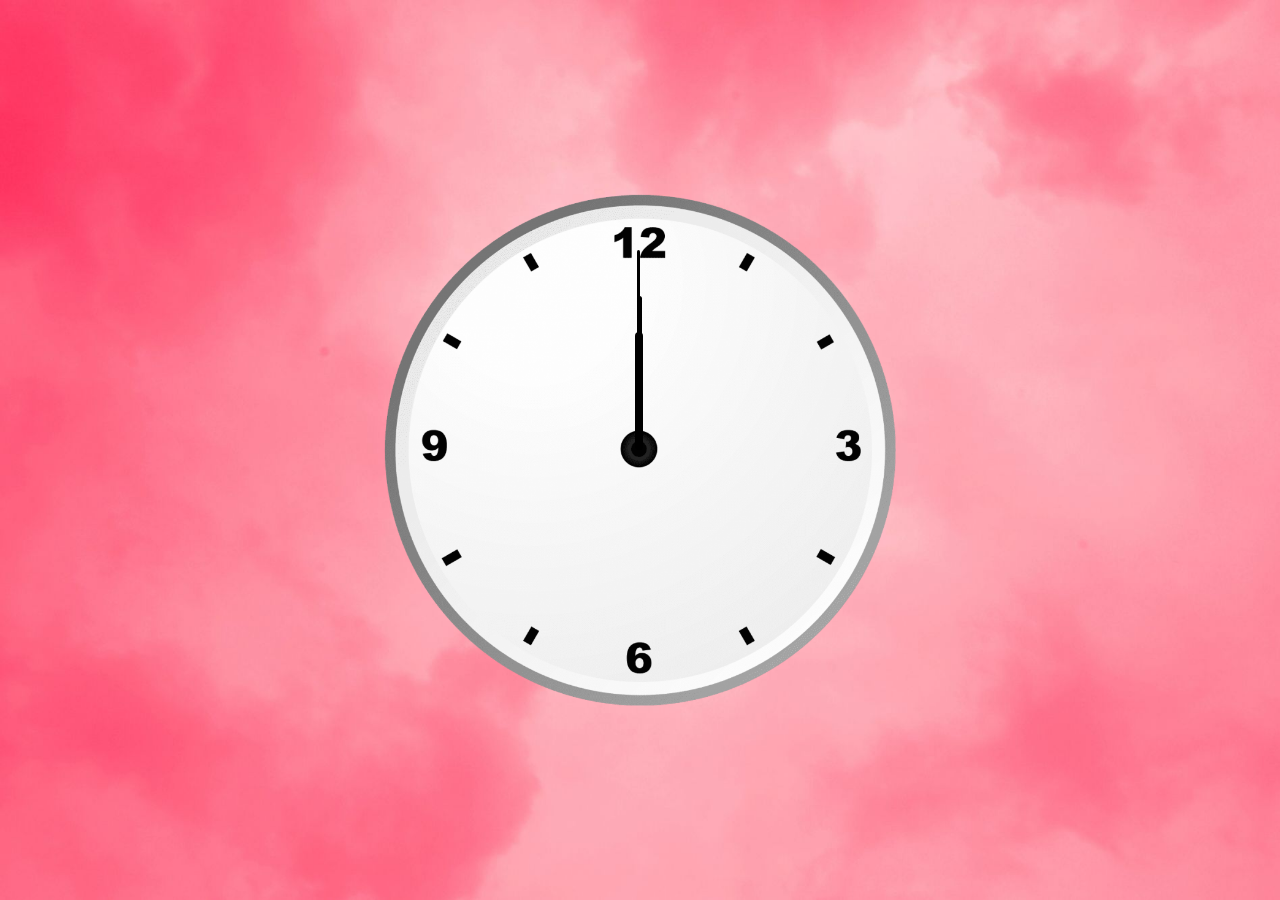
<file: clock/index.html>
<!DOCTYPE html>
<html lang="en">
<head>
    <meta charset="UTF-8">
    <meta http-equiv="X-UA-Compatible" content="IE=edge">
    <meta name="viewport" content="width=device-width, initial-scale=1.0">
    <link rel="stylesheet" href="./style.css">
    <script src="script.js"></script>
    <title>Clock</title>
</head>
<body>
   <div class="bg">
    <div id="container">
        <div id="hour"></div>
        <div id="minute"></div>
        <div id="second"></div>
     </div>
   </div>
</body>
</html>
</file>
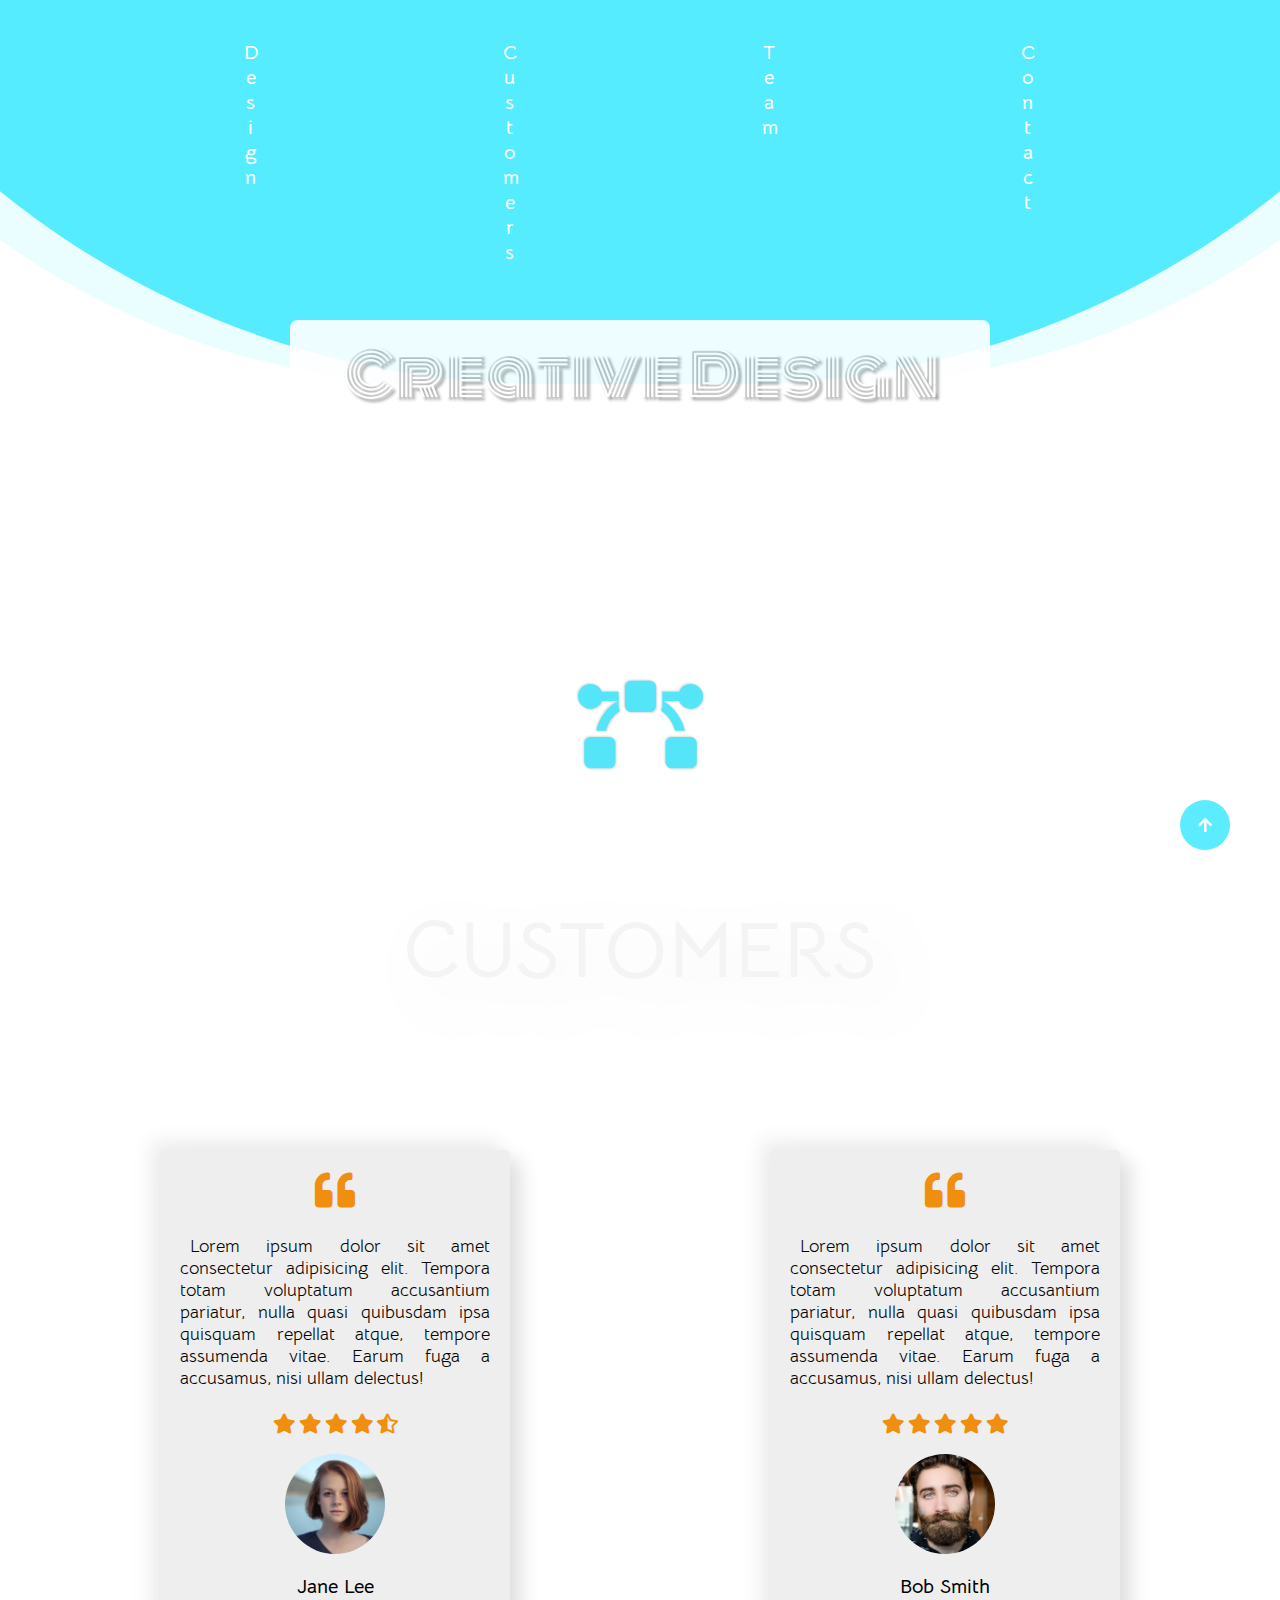
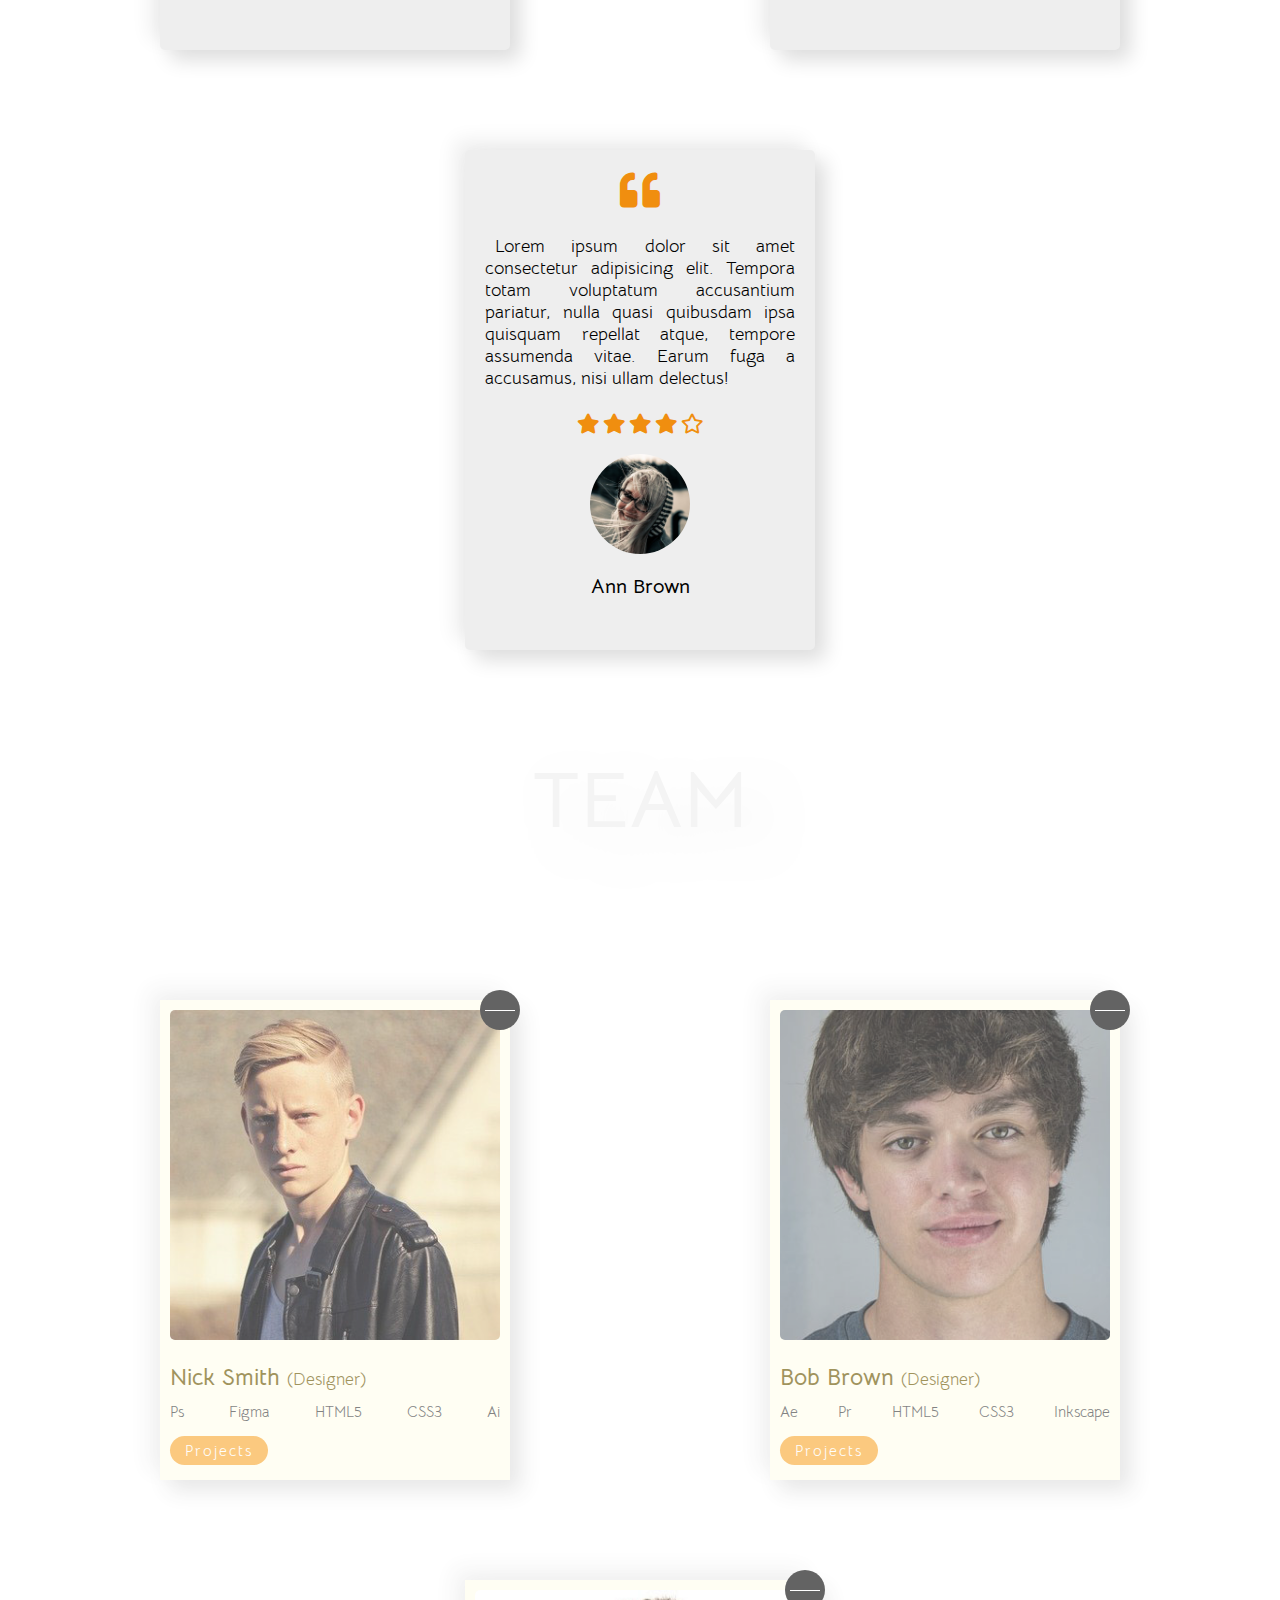
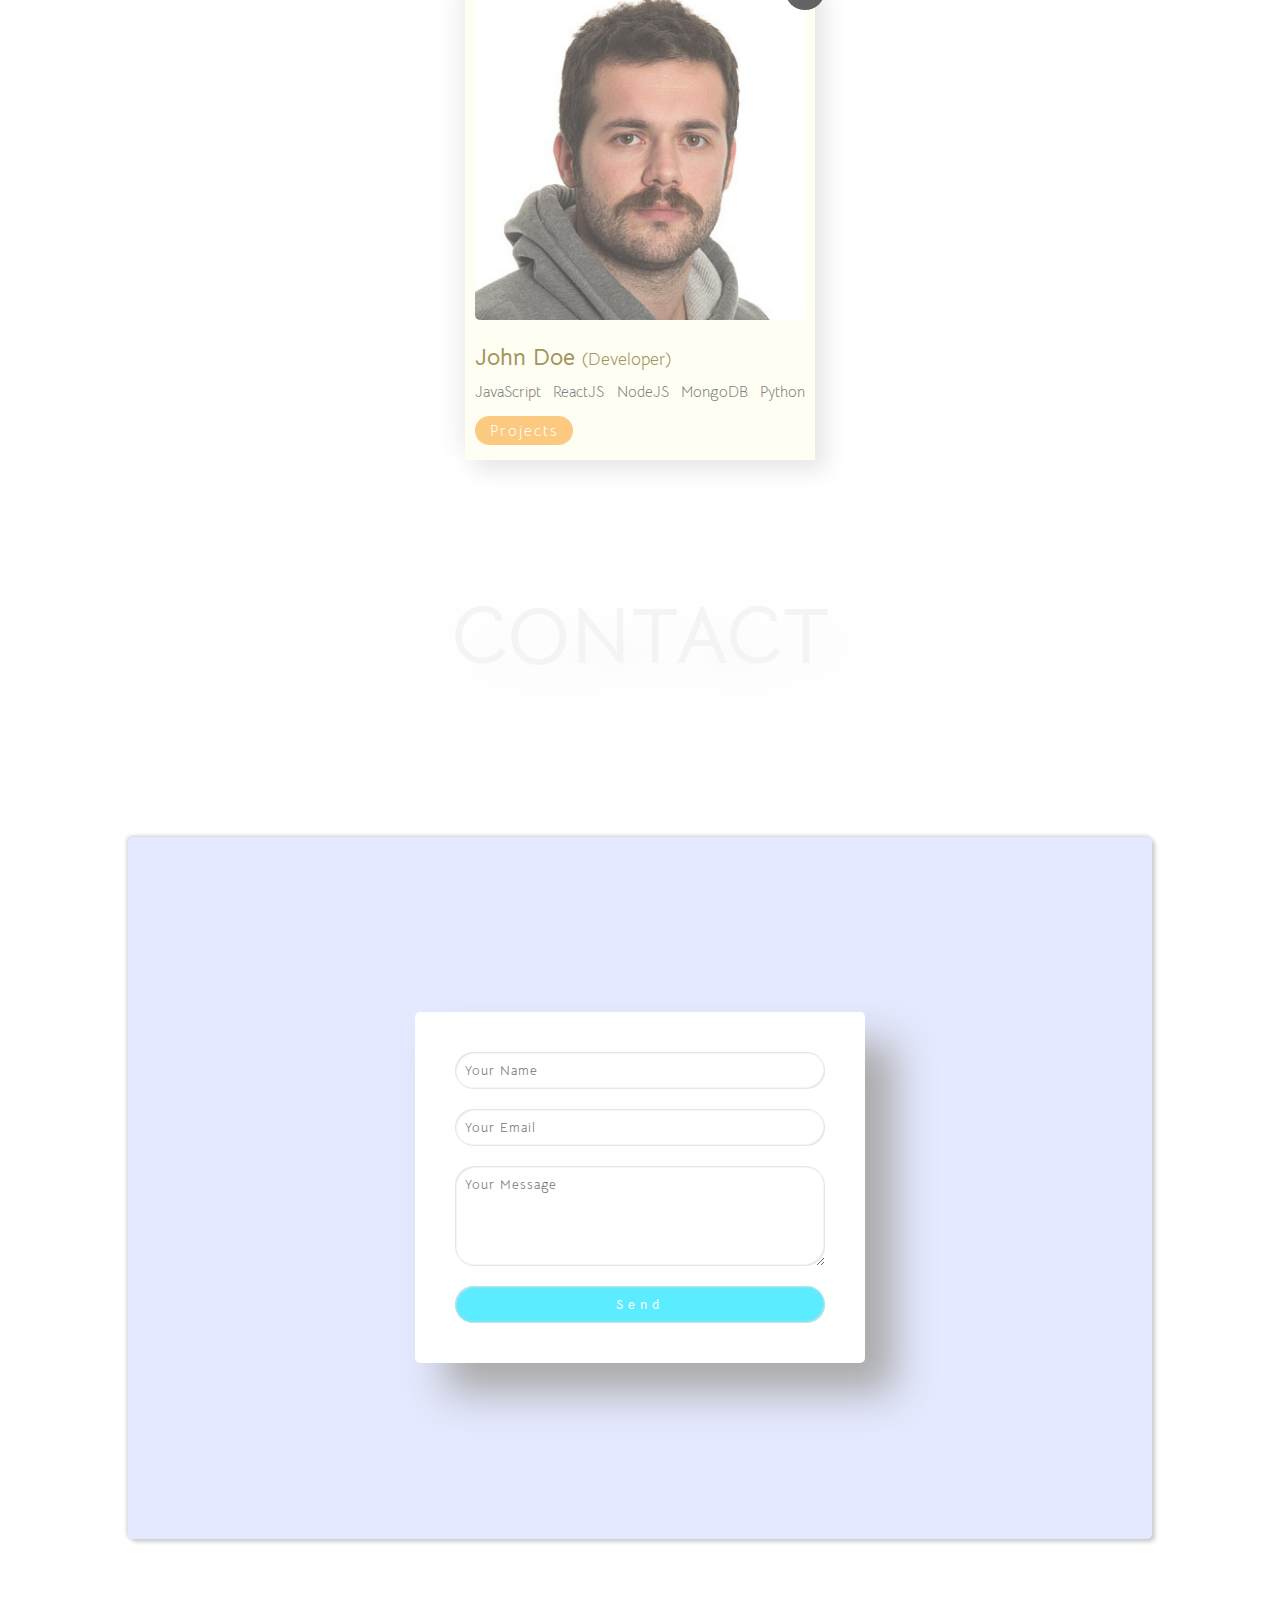
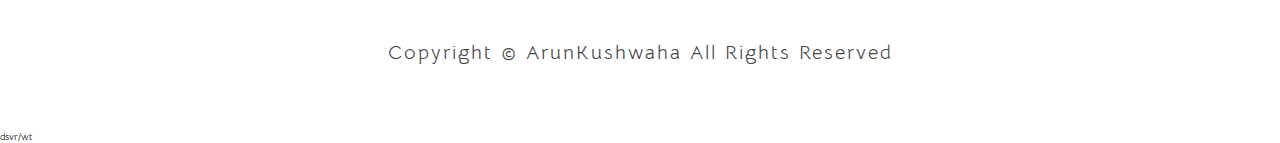
<file: creative/index.html>
<!DOCTYPE html>
<html lang="en">

<head>
    <meta charset="UTF-8">
    <meta name="viewport" content="width=device-width, initial-scale=1.0">
    <title>Creative Design</title>
    <link rel="stylesheet" href="style.css">
    <link rel="stylesheet" href="https://cdnjs.cloudflare.com/ajax/libs/font-awesome/5.15.1/css/all.min.css">
</head>

<body>

    <div class="container">
        <!-- Section 1 -->
        <section class="section-1" id="home">
            <nav class="navbar">
                <a href="#home" class="navbar-link">Design</a>
                <a href="#customers" class="navbar-link">Customers</a>
                <a href="#team" class="navbar-link">Team</a>
                <a href="#contact" class="navbar-link">Contact</a>
            </nav>
            <div class="floating-bg"></div>
            <h1 class="section-1-heading">Creative Design</h1>
            <div class="logo">
                <i class="fas fa-bezier-curve"></i>
            </div>
        </section>
        <!-- End of Section 1 -->

        <!-- Section 2 -->
        <section class="section-2" id="customers">
            <h1 class="section-heading">Customers</h1>
            <div class="customers-wrapper">
                <div class="customer">
                    <i class="fas fa-quote-left"></i>
                    <p class="customer-text">Lorem ipsum dolor sit amet consectetur adipisicing elit. Tempora totam
                        voluptatum accusantium pariatur, nulla quasi quibusdam ipsa quisquam repellat atque, tempore
                        assumenda vitae. Earum fuga a accusamus, nisi ullam delectus!</p>
                    <div class="customer-rating">
                        <i class="fas fa-star"></i>
                        <i class="fas fa-star"></i>
                        <i class="fas fa-star"></i>
                        <i class="fas fa-star"></i>
                        <i class="fas fa-star-half-alt"></i>
                    </div>
                    <img src="images/customer-img-1.jpg" class="customer-img">
                    <h4 class="customer-name">Jane Lee</h4>
                </div>
                <div class="customer">
                    <i class="fas fa-quote-left"></i>
                    <p class="customer-text">Lorem ipsum dolor sit amet consectetur adipisicing elit. Tempora totam
                        voluptatum accusantium pariatur, nulla quasi quibusdam ipsa quisquam repellat atque, tempore
                        assumenda vitae. Earum fuga a accusamus, nisi ullam delectus!</p>
                    <div class="customer-rating">
                        <i class="fas fa-star"></i>
                        <i class="fas fa-star"></i>
                        <i class="fas fa-star"></i>
                        <i class="fas fa-star"></i>
                        <i class="fas fa-star"></i>
                    </div>
                    <img src="images/customer-img-2.jpg" class="customer-img">
                    <h4 class="customer-name">Bob Smith</h4>
                </div>
                <div class="customer">
                    <i class="fas fa-quote-left"></i>
                    <p class="customer-text">Lorem ipsum dolor sit amet consectetur adipisicing elit. Tempora totam
                        voluptatum accusantium pariatur, nulla quasi quibusdam ipsa quisquam repellat atque, tempore
                        assumenda vitae. Earum fuga a accusamus, nisi ullam delectus!</p>
                    <div class="customer-rating">
                        <i class="fas fa-star"></i>
                        <i class="fas fa-star"></i>
                        <i class="fas fa-star"></i>
                        <i class="fas fa-star"></i>
                        <i class="far fa-star"></i>
                    </div>
                    <img src="images/customer-img-3.jpg" class="customer-img">
                    <h4 class="customer-name">Ann Brown</h4>
                </div>
            </div>
        </section>
        <!-- End of Section 2 -->

        <!-- Section 3 -->
        <section class="section-3" id="team">
            <h1 class="section-heading">Team</h1>
            <div class="team-wrapper">
                <div class="team-member">
                    <img src="images/team-member-1.jpg" class="team-member-img">
                    <h2 class="team-member-name">Nick Smith <span>(Designer)</span></h2>
                    <ul class="team-member-skills">
                        <li>Ps</li>
                        <li>Figma</li>
                        <li>HTML5</li>
                        <li>CSS3</li>
                        <li>Ai</li>
                    </ul>
                    <a href="#" class="projects-btn">Projects</a>
                    <div class="story-btn" title="My Story">
                        <div class="story-btn-line"></div>
                    </div>
                    <div class="story">
                        <h4 class="story-heading">About Me</h4>
                        <p class="story-paragraph">Lorem ipsum dolor sit amet consectetur adipisicing elit.
                            Reprehenderit obcaecati blanditiis aspernatur ab doloribus optio nesciunt adipisci fugiat
                            quia veritatis doloremque tempore ipsum sunt atque exercitationem perspiciatis, beatae
                            aliquam voluptates perferendis. Doloribus exercitationem adipisci, quidem veritatis
                            temporibus magni. Sunt, exercitationem?</p>
                    </div>
                </div>
                <div class="team-member">
                    <img src="images/team-member-2.jpg" class="team-member-img">
                    <h2 class="team-member-name">Bob Brown <span>(Designer)</span></h2>
                    <ul class="team-member-skills">
                        <li>Ae</li>
                        <li>Pr</li>
                        <li>HTML5</li>
                        <li>CSS3</li>
                        <li>Inkscape</li>
                    </ul>
                    <a href="#" class="projects-btn">Projects</a>
                    <div class="story-btn" title="My Story">
                        <div class="story-btn-line"></div>
                    </div>
                    <div class="story">
                        <h4 class="story-heading">About Me</h4>
                        <p class="story-paragraph">Lorem ipsum dolor sit amet consectetur adipisicing elit.
                            Reprehenderit obcaecati blanditiis aspernatur ab doloribus optio nesciunt adipisci fugiat
                            quia veritatis doloremque tempore ipsum sunt atque exercitationem perspiciatis, beatae
                            aliquam voluptates perferendis. Doloribus exercitationem adipisci, quidem veritatis
                            temporibus magni. Sunt, exercitationem?</p>
                    </div>
                </div>
                <div class="team-member">
                    <img src="images/team-member-3.jpg" class="team-member-img">
                    <h2 class="team-member-name">John Doe <span>(Developer)</span></h2>
                    <ul class="team-member-skills">
                        <li>JavaScript</li>
                        <li>ReactJS</li>
                        <li>NodeJS</li>
                        <li>MongoDB</li>
                        <li>Python</li>
                    </ul>
                    <a href="#" class="projects-btn">Projects</a>
                    <div class="story-btn" title="My Story">
                        <div class="story-btn-line"></div>
                    </div>
                    <div class="story">
                        <h4 class="story-heading">About Me</h4>
                        <p class="story-paragraph">Lorem ipsum dolor sit amet consectetur adipisicing elit.
                            Reprehenderit obcaecati blanditiis aspernatur ab doloribus optio nesciunt adipisci fugiat
                            quia veritatis doloremque tempore ipsum sunt atque exercitationem perspiciatis, beatae
                            aliquam voluptates perferendis. Doloribus exercitationem adipisci, quidem veritatis
                            temporibus magni. Sunt, exercitationem?</p>
                    </div>
                </div>
            </div>
        </section>
        <!-- End of Section 3 -->

        <!-- Section 4 -->
        <section class="section-4" id="contact">
            <h1 class="section-heading">Contact</h1>
            <div class="form-container">
                <img src="images/form-img.png" class="form-img">
                <form class="contact-form">
                    <input type="text" placeholder="Your Name">
                    <input type="email" placeholder="Your Email">
                    <textarea placeholder="Your Message"></textarea>
                    <input type="submit" value="Send">
                </form>
            </div>
            <p class="copyright">
                Copyright &copy; ArunKushwaha All Rights Reserved
            </p>
        </section>
        <!-- End of Section 4 -->

        <a href="#home" class="scroll-up-btn">
            <i class="fas fa-arrow-up"></i>
        </a>
    </div>

    <script src="script.js"></script>
</body>

</html>dsvr/wt
</file>
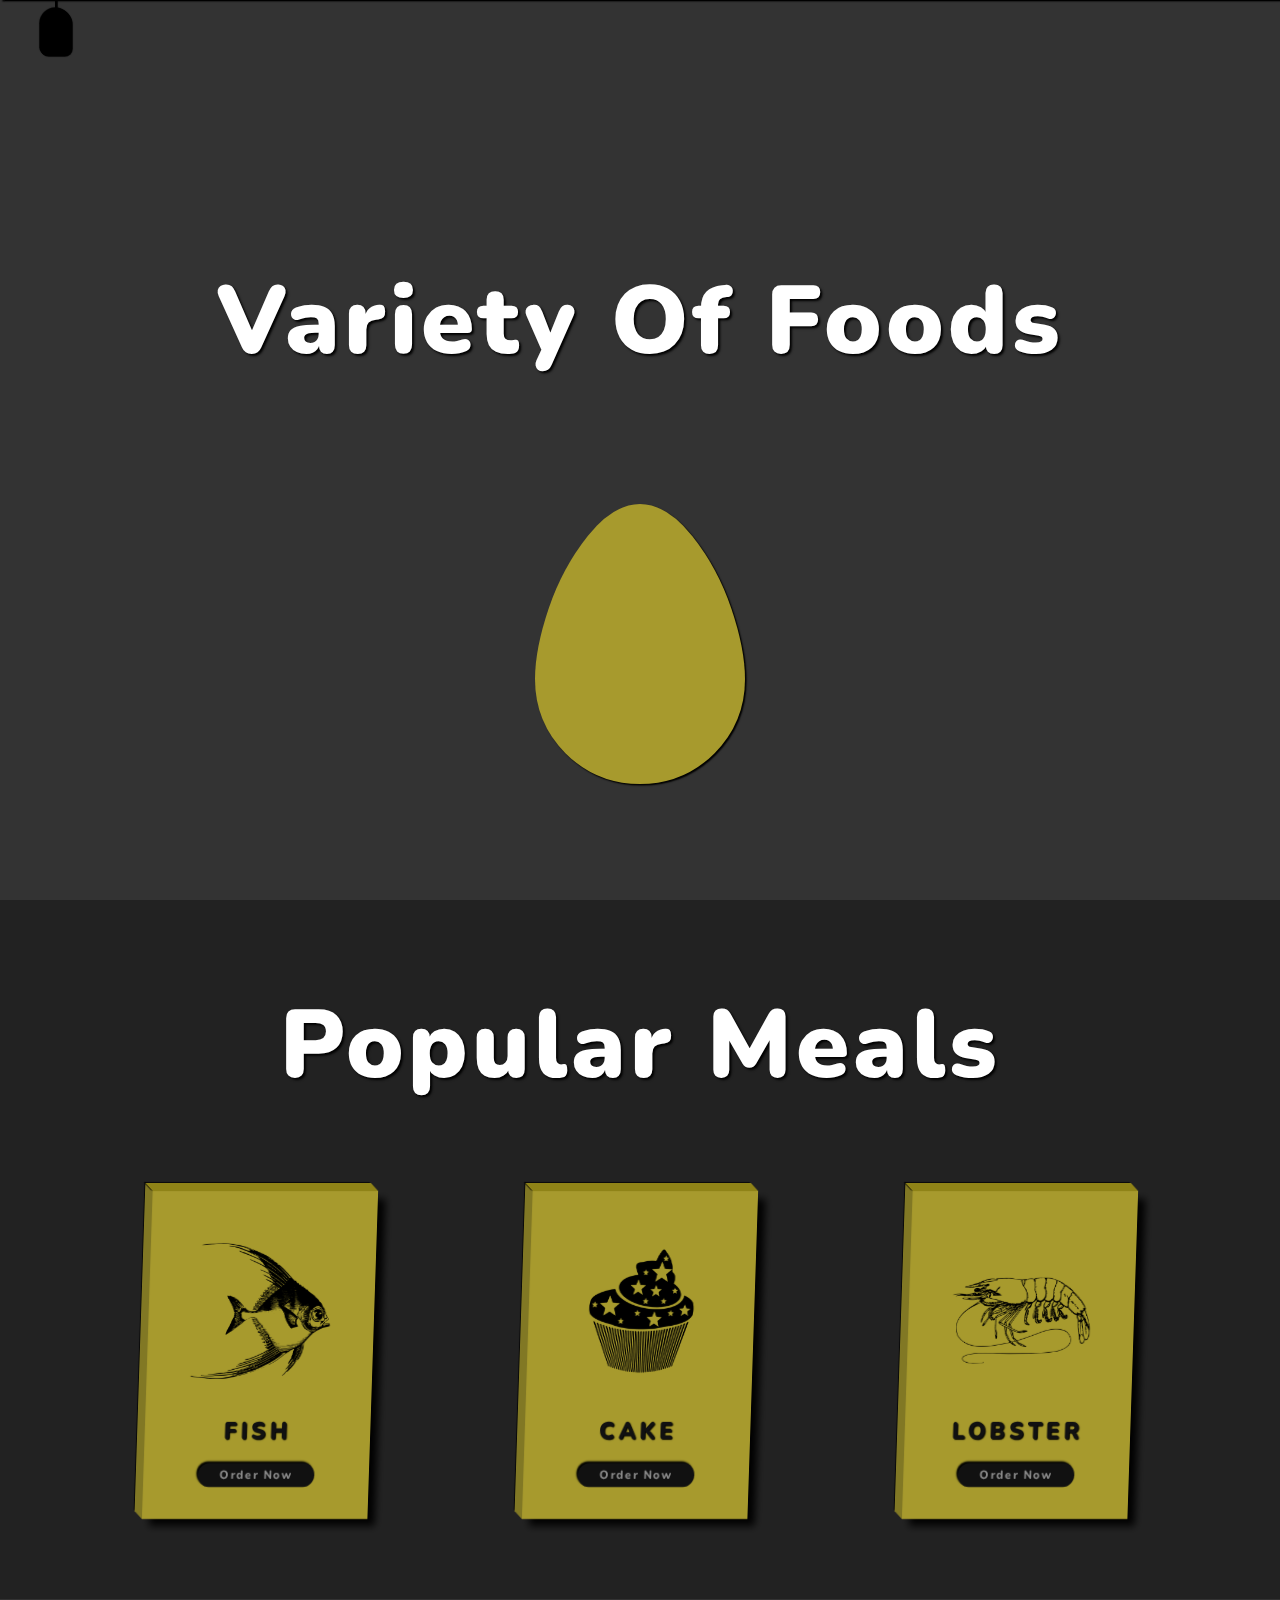
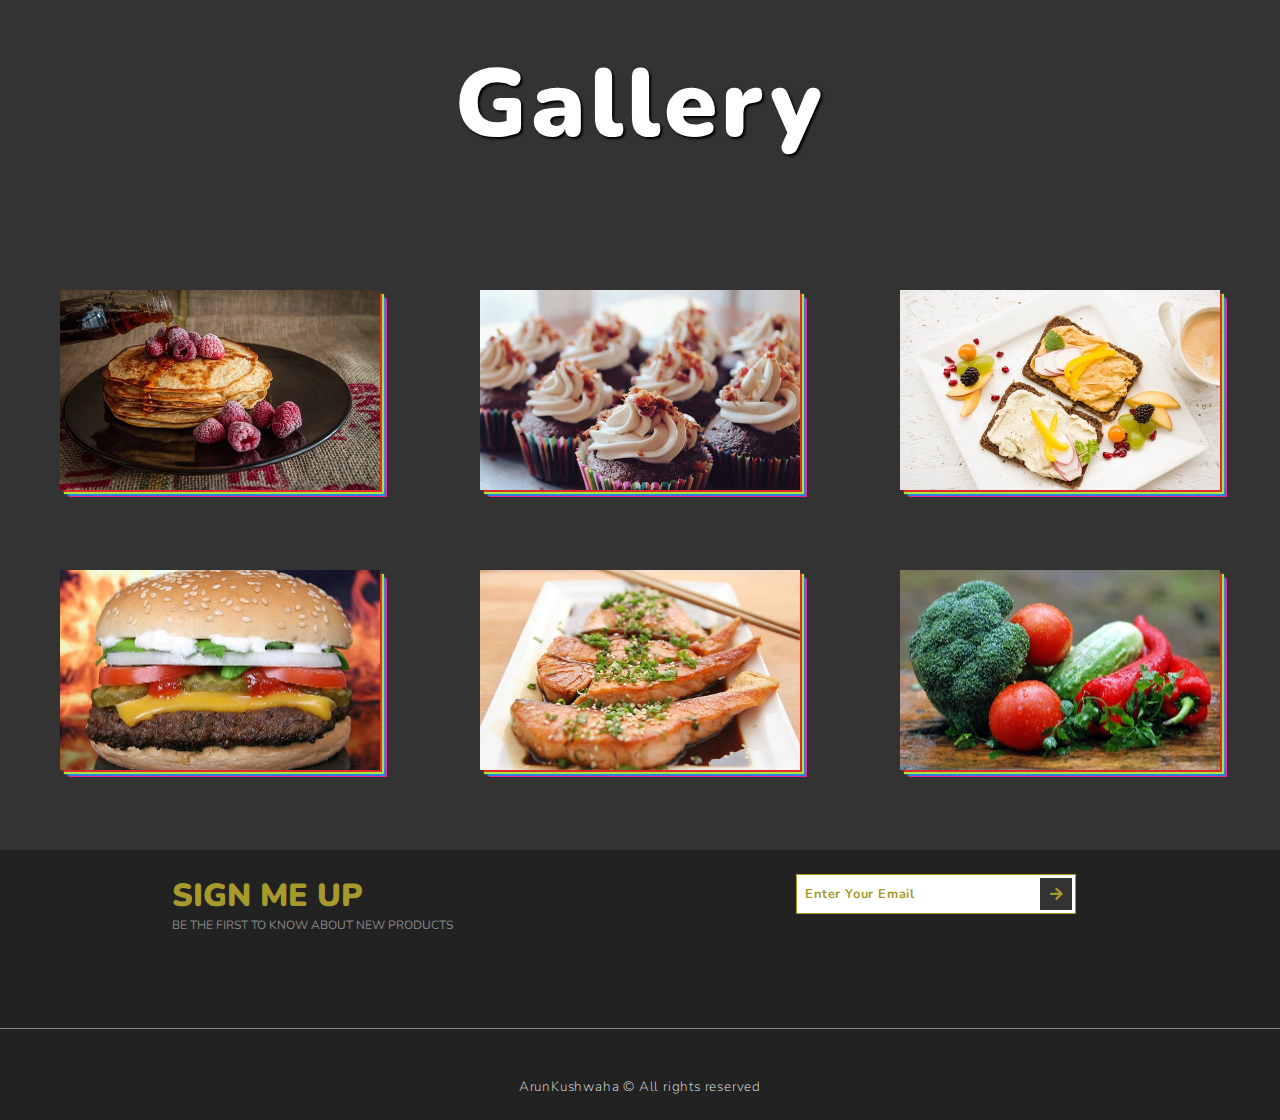
<file: food/index.html>
<!DOCTYPE html>
<html lang="en">

<head>
    <meta charset="UTF-8">
    <meta name="viewport" content="width=device-width, initial-scale=1.0">
    <title>Foods</title>
    <link rel="stylesheet" href="style.css">
    <link rel="stylesheet" href="https://cdnjs.cloudflare.com/ajax/libs/font-awesome/5.15.1/css/all.min.css">
</head>

<body>

    <!-- Navbar  -->
    <nav class="navbar target">
        <a href="#" class="navbar-link">
            <i class="fas fa-home"></i>
            <span>Home</span>
        </a>
        <a href="#" class="navbar-link">
            <i class="fas fa-utensils"></i>
            <span>Meals</span>
        </a>
        <a href="#" class="navbar-link">
            <i class="fas fa-hamburger"></i>
            <span>Burger</span>
        </a>
        <a href="#" class="navbar-link">
            <i class="fas fa-pizza-slice"></i>
            <span>Pizza</span>
        </a>
        <a href="#" class="navbar-link">
            <i class="fas fa-blender-phone"></i>
            <span>Contact</span>
        </a>
    </nav>
    <div class="menu target"></div>
    <!-- End of Navbar  -->

    <div class="container">
        <!-- Section 1 -->
        <section class="section-1">
            <h1 class="section-heading">variety of foods</h1>
            <div class="section-1-icons">
                <i class="change fas fa-egg"></i>
                <i class="fas fa-stroopwafel"></i>
                <i class="fas fa-cheese"></i>
                <i class="fas fa-hotdog"></i>
                <i class="fas fa-drumstick-bite"></i>
                <i class="fas fa-apple-alt"></i>
                <i class="fas fa-ice-cream"></i>
                <i class="fas fa-fish"></i>
                <i class="fas fa-cookie"></i>
                <i class="fas fa-seedling"></i>
            </div>
        </section>
        <!-- End Section 1 -->

        <!-- Section 2 -->
        <section class="section-2">
            <h1 class="section-heading">popular meals</h1>
            <div class="cards-container">
                <div class="card">
                    <img src="./images/card-img-1.png" class="card-img" />
                    <h3 class="card-name">Fish</h3>
                    <button class="card-btn">Order now</button>
                </div>
                <div class="card">
                    <img src="./images/card-img-2.png" class="card-img" />
                    <h3 class="card-name">Cake</h3>
                    <button class="card-btn">Order now</button>
                </div>
                <div class="card">
                    <img src="./images/card-img-3.png" class="card-img" />
                    <h3 class="card-name">Lobster</h3>
                    <button class="card-btn">Order now</button>
                </div>
            </div>
        </section>
        <!-- End of Section 2 -->

        <!-- Section 3 -->
        <section class="section-3">
            <h1 class="section-heading">Gallery</h1>
            <div class="gallery">
                <a href="#" class="gallery-link" title="Order Now">
                    <img src="./images/gallery-img-1.jpg" class="food-img" />
                    <h3 class="food-name">Pancakes</h3>
                    <p class="food-description">
                        Lorem ipsum dolor sit amet consectetur adipisicing elit. Ipsa
                        commodi possimus iure hic excepturi. Corporis!
                    </p>
                </a>
                <a href="#" class="gallery-link" title="Order Now">
                    <img src="./images/gallery-img-2.jpg" class="food-img" />
                    <h3 class="food-name">Cupcakes</h3>
                    <p class="food-description">
                        Lorem ipsum dolor sit amet consectetur adipisicing elit. Ipsa
                        commodi possimus iure hic excepturi. Corporis!
                    </p>
                </a>
                <a href="#" class="gallery-link" title="Order Now">
                    <img src="./images/gallery-img-3.jpg" class="food-img" />
                    <h3 class="food-name">Hummus</h3>
                    <p class="food-description">
                        Lorem ipsum dolor sit amet consectetur adipisicing elit. Ipsa
                        commodi possimus iure hic excepturi. Corporis!
                    </p>
                </a>
                <a href="#" class="gallery-link" title="Order Now">
                    <img src="./images/gallery-img-4.jpg" class="food-img" />
                    <h3 class="food-name">Hamburger</h3>
                    <p class="food-description">
                        Lorem ipsum dolor sit amet consectetur adipisicing elit. Ipsa
                        commodi possimus iure hic excepturi. Corporis!
                    </p>
                </a>
                <a href="#" class="gallery-link" title="Order Now">
                    <img src="./images/gallery-img-5.jpg" class="food-img" />
                    <h3 class="food-name">Salmon</h3>
                    <p class="food-description">
                        Lorem ipsum dolor sit amet consectetur adipisicing elit. Ipsa
                        commodi possimus iure hic excepturi. Corporis!
                    </p>
                </a>
                <a href="#" class="gallery-link" title="Order Now">
                    <img src="./images/gallery-img-6.jpg" class="food-img" />
                    <h3 class="food-name">Vegetables</h3>
                    <p class="food-description">
                        Lorem ipsum dolor sit amet consectetur adipisicing elit. Ipsa
                        commodi possimus iure hic excepturi. Corporis!
                    </p>
                </a>
            </div>
        </section>
        <!-- End of Section 3 -->

        <!-- Section 4 -->
        <section class="section-4">
            <div class="section-4-text">
                <h2 class="section-4-heading">Sign Me Up</h2>
                <p class="section-4-paragraph">
                    BE THE FIRST TO KNOW ABOUT NEW PRODUCTS
                </p>
            </div>
            <form class="signup-form ">
                <input type="email" class="signup-form-input" placeholder="Enter Your Email" />
                <button type="submit" class="signup-form-btn">
                    <i class="fas fa-arrow-right"></i>
                </button>
            </form>
            <p class="copyright">ArunKushwaha &copy; All rights reserved</p>
        </section>
        <!-- End of Section 4 -->
    </div>
    <script src="script.js"></script>
</body>

</html>
</file>
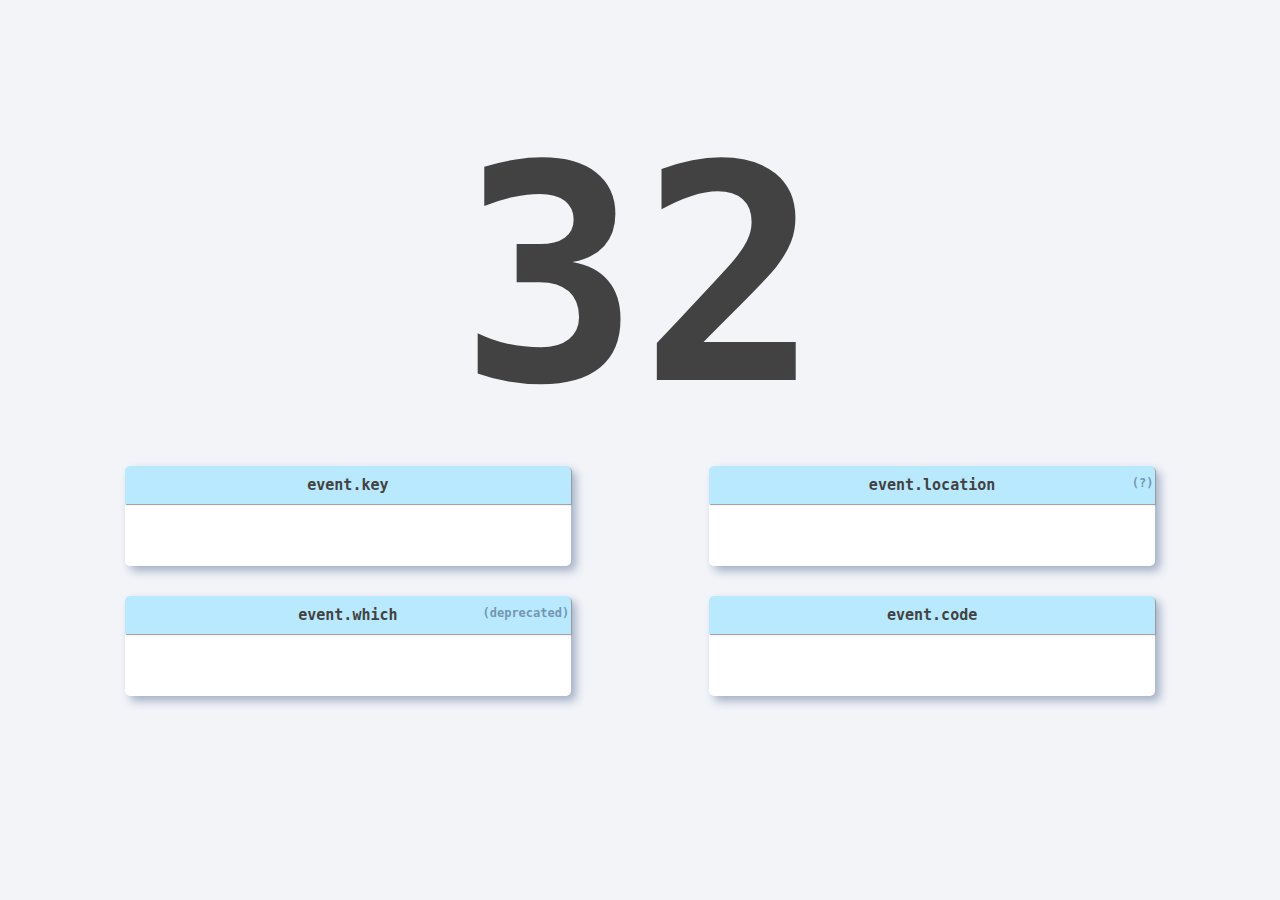
<file: keyCode/index.html>
<!DOCTYPE html>
<html lang="en">
<head>
    <meta charset="UTF-8">
    <meta http-equiv="X-UA-Compatible" content="IE=edge">
    <meta name="viewport" content="width=device-width, initial-scale=1.0">
    <link rel="stylesheet" href="style.css">
    <title>KeyCode By Arun Kushwaha</title>
</head>
<body>
        <div class="container">
            <h1 class="num r" id="num">32</h1>
            <div class="cards-container">
                <div class="card">
                    <h4 class="event" >event.key</h4>
                    <h3 class="event-key-text r" id="key"></h3>
                </div>
                <div class="card">
                    <h4 class="event">event.location <span>(?)</span></h4>
                    <h3 class="event-key-text r" id="loc"></h3>
                </div>
                <div class="card">
                    <h4 class="event">event.which <span>(deprecated)</span></h4>
                    <h3 class="event-key-text r" id="eventw"></h3>
                </div>
                <div class="card">
                    <h4 class="event">event.code</h4>
                    <h3 class="event-key-text r" id="eventcode"></h3>
                </div>
            </div>
        </div>
    <script src="./script.js"></script>
</body>
</html>
</file>
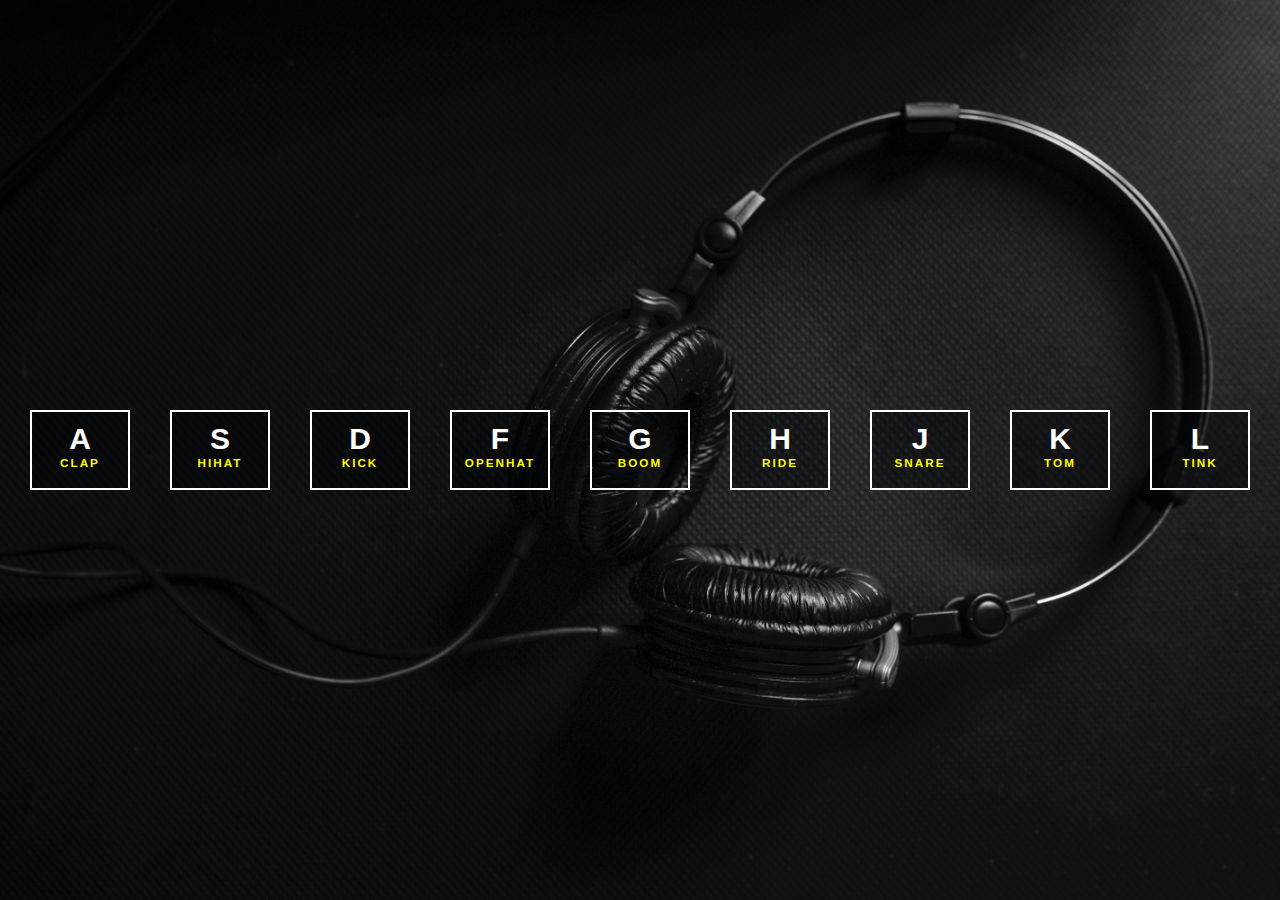
<file: music/index.html>
<!DOCTYPE html>
<html lang="en">
<head>
    <meta charset="UTF-8">
    <meta http-equiv="X-UA-Compatible" content="IE=edge">
    <meta name="viewport" content="width=device-width, initial-scale=1.0">
    <link rel="stylesheet" href="style.css">
    <title>Music System By Arun Kuswaha</title>
</head>
<body>
    <div class="container">
    
       <div class="cards-container">
           <div class="card" >
               <h1 class="title">A</h1>
               <audio id="65" src="./sounds/clap.wav" ></audio>
               <h3  class="text">clap</h3>
           </div>
           <div class="card" >
            <h1 class="title">S</h1>
            <audio src="./sounds/hihat.wav" id="83"></audio>
            <h3 class="text">hihat</h3>
        </div>
        <div class="card" >
            <h1 class="title">D</h1>
            <audio src="./sounds/kick.wav" id="68"></audio>
            <h3 class="text">kick</h3>
        </div>
        <div class="card" >
            <h1 class="title">F</h1>
            <audio src="./sounds/openhat.wav" id="70"></audio>

            <h3 class="text">openhat</h3>
        </div>
        <div class="card">
            <h1 class="title">G</h1>
            <audio id="71" src="./sounds/boom.wav"></audio>

            <h3 class="text">boom</h3>
        </div>
        <div class="card">
            <h1 class="title">H</h1>
            <audio id="72" src="./sounds/ride.wav"></audio>

            <h3 class="text">ride</h3>
        </div>
        
        <div class="card">
            <h1 class="title">J</h1>
            <audio src="./sounds/snare.wav" id="74"></audio>
            <h3 class="text">snare</h3>
        </div>
        <div class="card">
            <h1 class="title">K</h1>
            <audio id="75" src="./sounds/tom.wav"></audio>
            <h3 class="text">tom</h3>
        </div>
        <div class="card">
            <h1 class="title">L</h1>
            <audio id="76" src="./sounds/tink.wav"></audio>
            <h3 class="text">tink</h3>
        </div>
       </div>
    </div>
   <script src="./script.js"></script> 
</body>
</html>
</file>
<file: clock/style.css>
*{
    margin: 0;
    padding: 0;
    box-sizing: border-box;
}
.bg{
    background: url('bg.jpg');
    height: 100vh;
    background-repeat: no-repeat;
    background-size: cover;
    display: flex;

}
#container{
    justify-content: center;
    align-items: center;
    position: relative;
    margin:auto;
    width: 40vw; 
     height: 40vw;
     background: url('clock.png');
     background-repeat: no-repeat;
     background-size: cover;
}
 #hour{
    position: absolute;
    border-radius: 10px;
    background: black;
    width: 1.5%;
    height: 23%;
    top: 27%;
    left: 49%;
    transform-origin: bottom;
 } 
 #minute{
     position: absolute;
     border-radius: 10px;
     background: black;
     width: 1%;
     height: 30%;
     top: 20%;
     left: 49.4%;
     transform-origin: bottom;

 } 
#second{
    position: absolute;
    border-radius: 10px;
    background: black;
    width: .5%;
    height: 39%;
    top: 11%;
    left: 49.5%;
    transform-origin: bottom;

}
</file>
<file: creative/style.css>
/* Common Styles */
@import url("https://fonts.googleapis.com/css2?family=Bellota+Text:wght@300;400;700&family=Monoton&display=swap");

* {
  margin: 0;
  padding: 0;
  box-sizing: border-box;
  text-decoration: none;
  list-style-type: none;
  outline: none;
  font-family: "Bellota Text", cursive;
  font-weight: 400;
}

html {
  font-size: 62.5%;
  scroll-behavior: smooth;
}

.container {
  width: 100%;
  overflow-x: hidden;
}

.section-heading {
  font-size: 10rem;
  font-weight: bold;
  text-transform: uppercase;
  color: #999;
  text-align: center;
  opacity: 0.1;
  text-shadow: 2rem 2rem 4rem #aaa;
}
/* End of Common Styles */

/* Section 1 */
.section-1 {
  width: 100%;
  height: 100vh;
  background-color: #fff;
  position: relative;
}

.floating-bg {
  width: 150vw;
  height: 150vw;
  background-color: rgba(50, 231, 255, 0.8);
  position: absolute;
  top: -125vw;
  left: calc(50% - 75vw);
  border-radius: 45%;
  animation: rotate 30s infinite;
}

.floating-bg::before {
  content: "";
  width: 100%;
  height: 100%;
  background-color: rgba(50, 231, 255, 0.1);
  position: absolute;
  top: 0;
  left: 0;
  border-radius: 40%;
  animation: rotate 30s infinite;
}

@keyframes rotate {
  0% {
    transform: rotate(0);
  }

  100% {
    transform: rotate(360deg);
  }
}

.navbar {
  position: relative;
  z-index: 20;
  top: 4rem;
  display: flex;
  justify-content: space-evenly;
}

.navbar-link {
  font-size: 2.2rem;
  font-weight: 700;
  letter-spacing: 0.2rem;
  color: #fff;
  width: 1.5rem;
  word-wrap: break-word;
  text-align: center;
  transition: all 0.5s;
}

.navbar-link:hover {
  width: 15rem;
  background-color: rgba(255, 255, 255, 0.2);
  transition: all 2.5s;
}

.section-1-heading {
  font-size: 8rem;
  font-family: "Monoton", cursive;
  position: absolute;
  top: 18vw;
  left: 50%;
  transform: translateX(-50%);
  text-shadow: 0.3rem 0.3rem 0.3rem #888;
  color: #fff;
  background-color: #fff;
  width: 85rem;
  text-align: center;
  padding: 0.8rem 1.6rem;
  border-radius: 0.8rem;
  opacity: 0.9;
}

.logo {
  position: absolute;
  top: 70%;
  left: 50%;
  transform: translateX(-50%);
}

.logo i {
  font-size: 15rem;
  color: rgba(50, 231, 255, 0.8);
  text-shadow: 0.1rem 0.1rem 0.2rem #ddd, -0.1rem -0.1rem 0.2rem #ddd;
}
/* End of Section 1 */

/* Section 2 */
.section-2 {
  width: 100%;
  height: 100vh;
  display: flex;
  flex-direction: column;
  justify-content: space-around;
}

.customers-wrapper {
  display: flex;
  justify-content: space-evenly;
  align-items: center;
  height: 70%;
}

.customer {
  width: 35rem;
  height: 50rem;
  background-color: #eee;
  display: flex;
  flex-direction: column;
  align-items: center;
  border-radius: 0.5rem;
  padding: 2rem;
  box-shadow: 1rem 1rem 2rem #ddd, -1rem -1rem 2rem #eee;
  transition: box-shadow 0.5s;
}

.customer:hover {
  box-shadow: 2rem 2rem 3rem #ddd, -2rem -2rem 3rem #eee;
}

.customer:first-child {
  align-self: flex-end;
}

.customer:last-child {
  align-self: flex-start;
}

.fa-quote-left {
  font-size: 4rem;
  color: #f08e0f;
}

.customer-text {
  font-size: 1.8rem;
  margin: 2.5rem 0;
  text-align: justify;
}

.customer-text::first-letter {
  margin-left: 1rem;
}

.customer-rating i {
  font-size: 2rem;
  color: #f08e0f;
}

.customer-img {
  width: 10rem;
  height: 10rem;
  object-fit: cover;
  margin: 2rem 0;
  border-radius: 50%;
}

.customer-name {
  font-size: 2rem;
  font-weight: 700;
}
/* End of Section 2 */

/* Section 3 */
.section-3 {
  width: 100%;
  height: 100vh;
  display: flex;
  flex-direction: column;
  justify-content: space-between;
  padding: 5rem 0;
}

.team-wrapper {
  display: flex;
  justify-content: space-evenly;
  align-items: center;
  height: 70%;
}

.team-member {
  width: 35rem;
  background-color: #fffeee;
  padding: 1rem 1rem 2rem 1rem;
  box-shadow: 1rem 1rem 2rem #ddd, -1rem -1rem 2rem #eee;
  position: relative;
  opacity: 0.7;
  transition: opacity 0.5s;
}

.team-member:hover {
  opacity: 1;
}

.team-member:first-child {
  align-self: flex-start;
}

.team-member:last-child {
  align-self: flex-end;
}

.team-member-img {
  width: 100%;
  border-radius: 0.5rem;
}

.team-member-name {
  font-size: 2.3rem;
  font-weight: 700;
  color: #796717;
  margin-top: 2rem;
}

.team-member-name span {
  font-size: 1.7rem;
}

.team-member-skills {
  display: flex;
  justify-content: space-between;
  margin: 1rem 0 2rem 0;
}

.team-member-skills li {
  font-size: 1.5rem;
  color: #505050;
}

.projects-btn {
  background-color: #fab34a;
  color: #fff;
  padding: 0.5rem 1.5rem;
  border-radius: 5rem;
  font-size: 1.5rem;
  letter-spacing: 0.2rem;
}

.story-btn {
  width: 4rem;
  height: 4rem;
  background-color: #222;
  position: absolute;
  top: -1rem;
  right: -1rem;
  border-radius: 5rem;
  display: flex;
  align-items: center;
  padding: 0.5rem;
  cursor: pointer;
  z-index: 50;
  transition: transform 0.5s;
}

.change.story-btn {
  transform: rotate(405deg);
}

.story-btn-line {
  width: 100%;
  height: 0.1rem;
  background-color: #fff;
}

.story {
  width: 100%;
  height: 100%;
  background-color: rgba(253, 69, 69, 0.9);
  position: absolute;
  top: 0;
  left: 0;
  display: flex;
  flex-direction: column;
  justify-content: center;
  align-items: center;
  padding: 2rem;
  transform: scale(0);
  transform-origin: top right;
  border-radius: 50rem 0 50rem 50rem;
  transition: all 0.5s;
}

.change.story {
  transform: scale(1);
  border-radius: 0;
}

.story-heading {
  font-size: 4rem;
  font-weight: 700;
  color: #fff;
  margin-bottom: 2rem;
}

.story-paragraph {
  font-size: 1.8rem;
  color: #eee;
  text-align: justify;
  letter-spacing: 0.1rem;
  text-indent: 2rem;
}
/* End of Section 3 */

/* Section 4 */
.section-4 {
  width: 100%;
  height: 130vh;
  display: flex;
  flex-direction: column;
  justify-content: space-around;
  align-items: center;
}

.form-container {
  width: 80%;
  height: 40%;
  background-color: #e5e9ff;
  display: flex;
  align-items: center;
  justify-content: space-evenly;
  box-shadow: 0.3rem 0.3rem 0.4rem #ccc, -0.1rem -0.1rem 0.4rem #ccc;
  border-radius: 0.5rem;
  perspective: 100rem;
}

.form-img {
  width: 55rem;
  background-color: rgba(50, 231, 255, 0.8);
  padding: 5rem;
  opacity: 0.8;
  box-shadow: -3rem 3rem 4rem #aaa;
  border-radius: 0.5rem;
  transform: rotateY(20deg);
  transition: all 0.5s;
}

.form-img:hover {
  transform: translateY(-2rem) rotateY(20deg);
  box-shadow: -5rem 5rem 7rem #aaa;
}

.contact-form {
  width: 45rem;
  background-color: #fff;
  display: flex;
  flex-direction: column;
  padding: 3rem;
  border-radius: 0.5rem;
  box-shadow: 3rem 3rem 4rem #aaa;
  transform: rotateY(-20deg);
  transition: all 0.5s;
}

.contact-form:hover {
  transform: translateY(-2rem) rotateY(-20deg);
  box-shadow: 5rem 5rem 7rem #aaa;
}

.contact-form input,
.contact-form textarea {
  margin: 1rem;
  padding: 1rem;
  font-size: 1.3rem;
  letter-spacing: 0.1rem;
  border: none;
  border-radius: 2rem;
  box-shadow: inset 0.1rem 0.1rem 0.2rem #ddd, inset -0.1rem -0.1rem 0.2rem #ddd;
}

.contact-form textarea {
  max-height: 15rem;
  min-height: 10rem;
  max-width: 100%;
  min-width: 70%;
}

.contact-form input[type="submit"] {
  background-color: rgba(50, 231, 255, 0.8);
  color: #fff;
  font-weight: bolder;
  letter-spacing: 0.5rem;
  cursor: pointer;
  transition: background-color 0.5s;
}

.contact-form input[type="submit"]:hover {
  background-color: #32e7ff;
}

.copyright {
  font-size: 2rem;
  letter-spacing: 0.2rem;
  color: #444;
  margin-top: 5rem;
}
/* End of Section 4 */

.scroll-up-btn {
  width: 5rem;
  height: 5rem;
  background-color: rgba(50, 231, 255, 0.8);
  position: fixed;
  bottom: 5rem;
  right: 5rem;
  border-radius: 50%;
  font-size: 1.6rem;
  color: #fff;
  display: flex;
  justify-content: center;
  align-items: center;
  transition: background-color 0.5s;
}

.scroll-up-btn:hover {
  background-color: #32e7ff;
}

/* Responsive */
@media (max-width: 1400px) {
  .floating-bg {
    top: -120vw;
  }

  .section-1-heading {
    font-size: 6rem;
    top: 25vw;
    width: 70rem;
  }

  .navbar-link {
    font-size: 2rem;
  }

  .logo {
    top: 75%;
  }

  .logo i {
    font-size: 10rem;
  }

  .section-heading {
    font-size: 8rem;
    margin-bottom: 10rem;
  }

  .section-2 {
    height: auto;
  }

  .customers-wrapper {
    flex-wrap: wrap;
  }

  .customer {
    margin: 5rem 10rem;
  }

  .section-3 {
    height: auto;
  }

  .team-wrapper {
    flex-wrap: wrap;
  }

  .team-member {
    margin: 5rem 10rem;
  }

  .form-container {
    height: 60%;
  }

  .form-img {
    display: none;
  }

  .contact-form {
    transform: translateY(0);
  }

  .contact-form:hover {
    transform: translateY(-1rem);
  }

  .copyright {
    margin: 5rem 0 4rem 0;
  }
}

@media (max-width: 1150px) {
  .floating-bg {
    top: -110vw;
  }

  .section-1-heading {
    font-size: 5rem;
    top: 30vw;
    width: 60rem;
  }

  .logo i {
    font-size: 9rem;
  }
}

@media (max-width: 950px) {
  .floating-bg {
    top: -100vw;
  }

  .section-1-heading {
    top: 40vw;
  }

  .navbar {
    justify-content: space-around;
  }
}

@media (max-width: 750px) {
  html {
    font-size: 50%;
  }

  .floating-bg {
    top: -90vw;
  }

  .section-1-heading {
    top: 48vw;
  }

  .section-heading {
    margin-bottom: 5rem;
  }
}

@media (max-width: 550px) {
  html {
    font-size: 45%;
  }

  .floating-bg {
    top: -70vw;
  }

  .section-1-heading {
    top: 65vw;
    width: 42rem;
    font-size: 3.5rem;
  }

  .section-heading {
    font-size: 6rem;
  }

  .customer {
    margin: 5rem 0;
  }

  .team-member {
    margin: 5rem 0;
  }

  .section-4 {
    height: auto;
  }

  .form-container {
    background-color: transparent;
    box-shadow: none;
  }

  .contact-form {
    box-shadow: 1rem 1rem 2rem #aaa;
  }

  .contact-form:hover {
    box-shadow: 2rem 2rem 3rem #aaa;
  }

  .copyright {
    font-size: 1.8rem;
    margin: 5rem;
    text-align: center;
  }

  .scroll-up-btn {
    bottom: 2rem;
    right: 2rem;
  }
}
/* End of Responsive */
</file>
<file: food/style.css>
@import url("https://fonts.googleapis.com/css2?family=Nunito:wght@200;300;400;600;700;800;900&display=swap");
/* Common styles */
* {
  margin: 0;
  padding: 0;
  box-sizing: border-box;
  text-decoration: none;
  outline: none;
  font-family: "Nunito", sans-serif;
  font-weight: 400;
}

html {
  font-size: 62.5%;
}

.section-heading {
  font-size: 12rem;
  font-weight: 900;
  color: #fff;
  text-align: center;
  text-transform: capitalize;
  letter-spacing: 0.5rem;
  text-shadow: 0.3rem 0.3rem 0.3rem #000;
}
/* End of Common Styles */

/* Navbar */
.navbar {
  width: 100%;
  height: 14rem;
  background-color: #000;
  position: fixed;
  top: -14rem;
  z-index: 150;
  display: flex;
  justify-content: center;
  align-items: center;
  box-shadow: 0.2rem 0.2rem 0.2rem #000;
  /* text-align: center; */
  transition: top 0.4s;
}

.navbar.change {
  top: 0;
  transition: top 0.4s 0.2s;
}

.navbar-link {
  color: #aaa;
  margin: 0 4rem;
  display: flex;
  flex-direction: column;
  justify-content: center;
  align-items: center;
  /* position: relative; */
  opacity: 0;
  transition: color 0.3, opacity, 2s;
}

.change .navbar-link {
  opacity: 1;
}

.change .navbar-link:nth-child(1) {
  transition: opacity 0.4s 0.5s, color 0.3s;
}

.change .navbar-link:nth-child(2) {
  transition: opacity 0.4s 0.6s, color 0.3s;
}

.change .navbar-link:nth-child(3) {
  transition: opacity 0.4s 0.7s, color 0.3s;
}

.change .navbar-link:nth-child(4) {
  transition: opacity 0.4s 0.8s, color 0.3s;
}

.change .navbar-link:nth-child(5) {
  transition: opacity 0.4s 0.9s, color 0.3s;
}

.navbar-link:hover {
  color: #fff;
}

.navbar-link i {
  font-size: 7rem;
}

.navbar-link span {
  font-size: 2.5rem;
  font-weight: 900;
  letter-spacing: 0.5rem;
  margin-top: 0.5rem;
}

.menu {
  width: 4rem;
  height: 6rem;
  background-color: #000;
  position: fixed;
  top: 1rem;
  left: 5rem;
  border-radius: 30rem 30rem 15rem 15rem;
  box-shadow: 0.1rem 0.1rem 0.1rem #000, -0.1rem -0.1rem 0.1rem #000;
  cursor: pointer;
  z-index: 100;
  transition: top 0.4s 0.2s;
}

.menu.change {
  top: 15rem;
  transition: top 0.4s;
}

.menu::before {
  content: "";
  width: 0.3rem;
  height: 15rem;
  background-color: #000;
  position: absolute;
  top: -15rem;
  left: calc(50% - 0.15rem);
  box-shadow: 0.1rem 0rem 0.1rem #000;
  /* transition: all 0.4s; */
}

/* End of Navbar */

/* Section 1 */
.section-1 {
  width: 100%;
  height: 100vh;
  background-color: #333;
  display: flex;
  flex-direction: column;
  align-items: center;
  justify-content: space-evenly;
}

.section-1-icons i {
  font-size: 35rem;
  color: #a79a2d;
  position: absolute;
  transform: translate(-50%, -50%) scale(0);
  text-shadow: 0.2rem 0.2rem 0.2rem #000;
  transition: transform 0.3s;
}

.section-1-icons i.change {
  transform: translate(-50%, -50%) scale(1);
  transition: transform 0.3s 0.3s;
}
/* End of Section 1 */

/* Section 2 */
.section-2 {
  width: 100%;
  height: 100vh;
  background-color: #222;
  display: flex;
  flex-direction: column;
  justify-content: space-between;
  padding: 10rem 0;
}

.cards-container {
  display: flex;
  justify-content: space-evenly;
  /* padding: 0 5%; */
}

.card-wrapper {
  perspective: 1000rem;
}

.card {
  width: 30rem;
  background-color: #a79a2d;
  padding: 4rem;
  display: flex;
  flex-direction: column;
  justify-content: space-between;
  align-items: center;
  box-shadow: 1rem 1rem 1rem #000;
  position: relative;
  transform: rotateY(20deg) skewX(-2deg);
  transition: transform 0.5s, box-shadow 0.5s;
}

.card:hover {
  transform: rotateY(20deg) skewX(-2deg) translateY(-3rem);
  box-shadow: 2rem 2rem 2rem #000;
}

.card::before {
  content: "";
  height: 100%;
  width: 1rem;
  background-color: #817824;
  position: absolute;
  top: 0;
  left: -1rem;
  transform: skewY(45deg);
  transform-origin: right;
  box-shadow: -0.1rem -0.1rem 0.1rem #000;
}

.card::after {
  content: "";
  width: 100%;
  height: 1rem;
  background-color: #8f8317;
  position: absolute;
  top: -1rem;
  left: 0;
  transform: skewX(45deg);
  transform-origin: bottom;
  box-shadow: -0.1rem -0.1rem 0.1rem #000;
}

.card-img {
  width: 100%;
}

.card-name {
  font-size: 3rem;
  font-weight: 900;
  text-transform: uppercase;
  letter-spacing: 0.5rem;
  color: #111;
  margin: 2rem 0;
  text-shadow: 0.15rem 0.15rem 0.15rem #000;
}

.card-btn {
  width: 70%;
  background-color: #111;
  color: #888;
  border-radius: 5rem;
  font-size: 1.5rem;
  font-weight: 800;
  letter-spacing: 0.2rem;
  text-transform: capitalize;
  border: none;
  padding: 0.5rem 0;
  cursor: pointer;
  box-shadow: -0.2rem -0.2rem 0.2rem #000;
}
/* End of Section 2 */

/* Section 3 */
.section-3 {
  background-color: #333;
  padding: 5rem 0;
}

.gallery {
  display: flex;
  flex-wrap: wrap;
  align-items: center;
  justify-content: space-evenly;
  margin-top: 10rem;
}

.gallery-link {
  position: relative;
  margin: 4rem 1rem;
}

.gallery-link::before {
  content: "";
  position: absolute;
  top: 2vw;
  left: 80%;
  width: 0.2rem;
  height: 0;
  background-color: #fff;
  z-index: 10;
  transition: height 0.5s;
}

.gallery-link::after {
  content: "";
  position: absolute;
  top: 30%;
  left: 2rem;
  width: 0;
  height: 0.2rem;
  background-color: #fff;
  transition: width 0.5s;
}

.gallery-link:hover::before {
  height: 80%;
}

.gallery-link:hover::after {
  width: 90%;
}

.food-img {
  width: 24vw;
  height: 15vw;
  object-fit: cover;
  box-shadow: 0.3rem 0.3rem 0.1rem #e92929, 0.5rem 0.5rem 0.1rem #a2e946,
    0.7rem 0.7rem 0.1rem #297ce9, 0.9rem 0.9rem 0.1rem #e92999;
  transition: all 0.5s;
}

.gallery-link:hover .food-img {
  box-shadow: 1rem 1rem 0.1rem #e92929, 2rem 2rem 0.1rem #a2e946,
    3rem 3rem 0.1rem #297ce9, 4rem 4rem 0.1rem #e92999;
  transform: scale(1.1);
  filter: blur(0.5rem);
  opacity: 0.5;
}

.food-name {
  position: absolute;
  top: 3rem;
  left: 3rem;
  font-size: 2rem;
  font-weight: 700;
  text-transform: uppercase;
  letter-spacing: 0.1rem;
  color: #fff;
  width: 0;
  overflow: hidden;
  transition: width 0.3s;
}

.gallery-link:hover .food-name {
  width: 100%;
  transition: width 1.5s 0.5s;
}

.food-description {
  position: absolute;
  bottom: 3vw;
  left: 2rem;
  width: 70%;
  font-size: 1.5rem;
  font-weight: 300;
  letter-spacing: 0.1rem;
  text-transform: uppercase;
  color: #fff;
  opacity: 0;
  visibility: hidden;
  transition: opacity 0.3s;
}

.gallery-link:hover .food-description {
  opacity: 1;
  visibility: visible;
  transition: opacity 1s 1s;
}
/* End of Section 3 */

/* Section 4 */

.section-4 {
  width: 100%;
  height: 30vh;
  background-color: #222;
  display: flex;
  justify-content: space-around;
  padding: 3rem 0;
  position: relative;
  align-items: flex-start;
}

.section-4-text {
  text-transform: uppercase;
}

.section-4-heading {
  font-size: 4rem;
  font-weight: 900;
  color: #a79a2d;
}

.section-4-paragraph {
  font-size: 1.5rem;
  color: #888;
}

.signup-form {
  /* position: relative; */
  display: flex;
  align-items: center;
}

.signup-form-input {
  width: 35rem;
  height: 5rem;
  padding: 1rem;
  border: 0.2rem solid #a79a2d;
  font-size: 1.6rem;
  font-weight: 700;
  letter-spacing: 0.1rem;
  color: #a79a2d;
}

.signup-form-input::placeholder {
  color: #a79a2d;
}

.signup-form-btn {
  position: relative;
  left: -4.5rem;
  width: 4rem;
  height: 4rem;
  background-color: #333;
  color: #a79a2d;
  border: none;
  font-size: 1.8rem;
  cursor: pointer;
}

.copyright {
  position: absolute;
  bottom: 3rem;
  font-size: 1.7rem;
  font-weight: 200;
  color: #eee;
  letter-spacing: 0.1rem;
  border-top: 0.1rem solid #888;
  padding-top: 6rem;
  width: 100%;
  text-align: center;
}
/* End of Section 4 */

/* Responsive */
@media (max-width: 1400px) {
  html {
    font-size: 50%;
  }

  .section-2 {
    height: auto;
  }

  .cards-container {
    margin-top: 10rem;
  }

  .gallery-link {
    width: 40rem;
    height: 25rem;
    margin: 5rem;
  }

  .food-img {
    width: 100%;
    height: 100%;
  }
}

@media (max-width: 1000px) {
  .section-heading {
    font-size: 9rem;
    margin: 0 5rem;
  }

  .section-1-icons i {
    font-size: 25rem;
  }

  .cards-container {
    flex-wrap: wrap;
  }

  .card {
    margin: 5rem;
  }

  .section-4 {
    height: 30rem;
  }
}

@media (max-width: 900px) {
  .navbar-link {
    margin: 2rem;
  }

  .navbar-link i {
    font-size: 4rem;
  }

  .navbar-link span {
    font-size: 2rem;
  }
}

@media (max-width: 700px) {
  .section-heading {
    font-size: 7rem;
    margin: 0 10rem;
  }

  .section-1-icons i {
    font-size: 20rem;
  }

  .menu {
    left: 2rem;
  }

  .section-4 {
    height: 40rem;
    flex-direction: column;
    justify-content: flex-start;
    align-items: center;
  }

  .section-4-text {
    margin-bottom: 8rem;
  }
}

@media (max-width: 550px) {
  html {
    font-size: 40%;
  }

  .navbar-link {
    margin: 0 0.7rem;
  }
}
/* End of Responsive */
</file>
<file: keyCode/style.css>
*{
    margin: 0;
    padding: 0;
    box-sizing: border-box;
}

html{
    font-size: 62.5%;
}
/*End of common style*/
.container{
    width: 100vw;
    height: 100vh;
    border: 2px solid rgb(242,244,248);
    background-color: rgb(242,244,248);
    font-family: monospace;
    /* font-size: 30rem; */
    font-weight:200;
    color: #424242;

}

.num{
    /* position: relative; */
    /* width: 100%; */
    /* border: 2px solid red; */
   margin-top: 10rem;
   text-align: center;
   font-size: 30rem;
   
}
.cards-container{
    width: 100%;
    display: flex;
    justify-content: space-evenly;
    flex-wrap: wrap;

}
.card{
    /* border-radius: 1rem 1rem; */
    flex-basis: 20%;
    margin: 1.5rem;
    text-align: center;
    height: 10rem;
    border-radius: .5rem;
    box-shadow: .5rem .5rem 1rem #a3afc5;
    background-color: #fff;
    position: relative;

}
span{
    position: absolute;
    color: #7397B2;
    font-size: 1.2rem;
    right: .2rem;
}
.event{
    font-size: 1.5rem;
    /* border-bottom: 1px solid red; */
    padding: 1rem;
    border-radius: .5rem  .5rem 0 0 ;
    background-color: #B9E9FF;
    box-shadow: .1rem .1rem .1rem #999;
    /* height: 1.5rem; */
}
.event-key-text{
 
   margin-top: 1rem;
   font-size: 3.5rem;
}
@media (max-width:1300px) {
    .card{
        flex-basis: 35%;  
    }

}

@media (max-width:750px) {
    .card{
        flex-basis: 100%;  
    }
    .num{
        font-size: 25rem;
    }
    
}
@media (max-width:450px) {
    html{
        font-size: 60%;
    }
    .num{
        font-size: 20rem;
    }
}
</file>
<file: music/style.css>
*{
    margin: 0;
    padding: 0;
    box-sizing: border-box;
}
html{
    font-size: 62.5%;
}

/**End OF common Styl */
.container{
    width: 100%;
    height: 100vh;
    background-image: url('./bg.jpg');
    background-repeat: no-repeat;
    background-position: center;
    background-size: cover;
    /* opacity: .9; */
    
}
/* h1{
    color: aliceblue;
    font-size: 5rem;
} */
.cards-container{
    display: flex;
    height: 100vh;
    /* justify-content: space-around; */
    justify-content: center;
    align-items: center;
    font-family: 'Gill Sans', 'Gill Sans MT', Calibri, 'Trebuchet MS', sans-serif;
}
.card{

    width: 10rem;
    height: 8rem;
   border: 2px solid #fff;
   text-align: center;
    color: #fff;
    margin: 2rem;
    background-color: rgba(0, 0, 0, 0.40);
  transition: border .5s;  

}
   
.title{
    margin-top: 10%;
    font-size: 3rem;
}
.text{
    color: yellow;
    text-transform: uppercase;
    letter-spacing: .2rem;
}
.play{
  border: 2px solid yellow;
  transition: all .5s;  
}
</file>
